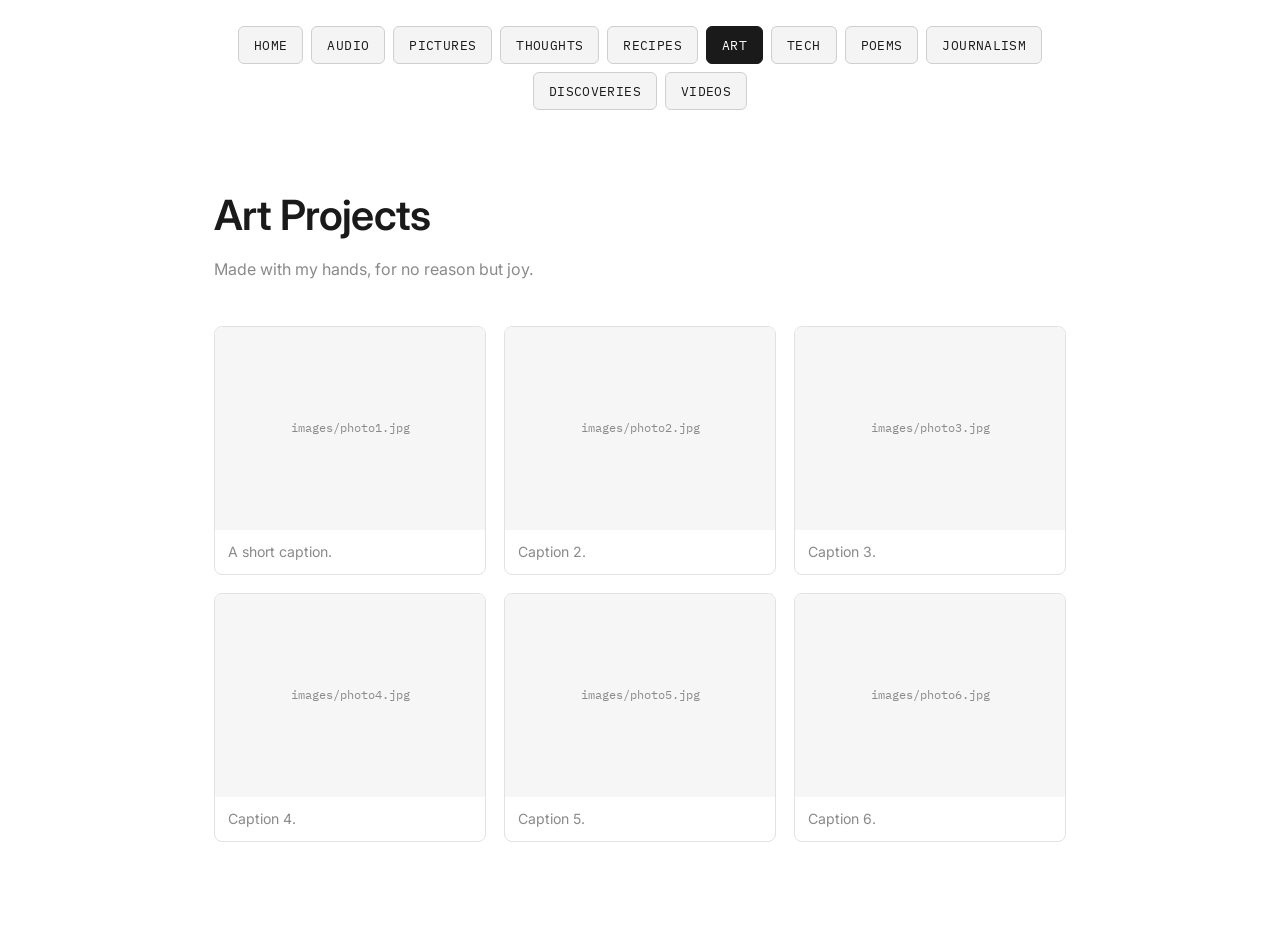
<file: art.html>
<!DOCTYPE html>
<html lang="en">
<head>
  <meta charset="UTF-8">
  <meta name="viewport" content="width=device-width, initial-scale=1.0">
  <title>Art Projects</title>
  <link rel="preconnect" href="https://fonts.googleapis.com">
  <link rel="preconnect" href="https://fonts.gstatic.com" crossorigin>
  <link href="https://fonts.googleapis.com/css2?family=IBM+Plex+Mono:wght@400;500&family=Inter:wght@400;500;600&display=swap" rel="stylesheet">
  <link rel="stylesheet" href="style.css">
</head>
<body>
    <nav class="tabs">
      <a href="index.html">Home</a>
      <a href="audio.html">Audio</a>
      <a href="pictures.html">Pictures</a>
      <a href="thought-experiments.html">Thoughts</a>
      <a href="recipes.html">Recipes</a>
      <a href="art.html" class="active">Art</a>
      <a href="tech.html">Tech</a>
      <a href="poems.html">Poems</a>
      <a href="journalism.html">Journalism</a>
      <a href="discoveries.html">Discoveries</a>
      <a href="videos.html">Videos</a>
    </nav>

    <header class="section-head">
      <h1>Art Projects</h1>
      <p class="intro">Made with my hands, for no reason but joy.</p>
    </header>

    <div class="grid">
      <!-- ADD A PHOTO: put the file in images/, then delete the placeholder
           line below and uncomment the <img> line, pointing it at your file. -->
      <div class="card">
        <div class="frame">
          <div class="placeholder">images/photo1.jpg</div>
          <!-- <img src="images/photo1.jpg" alt="describe the photo"> -->
        </div>
        <div class="caption">A short caption.</div>
      </div>
      <div class="card">
        <div class="frame"><div class="placeholder">images/photo2.jpg</div></div>
        <div class="caption">Caption 2.</div>
      </div>
      <div class="card">
        <div class="frame"><div class="placeholder">images/photo3.jpg</div></div>
        <div class="caption">Caption 3.</div>
      </div>
      <div class="card">
        <div class="frame"><div class="placeholder">images/photo4.jpg</div></div>
        <div class="caption">Caption 4.</div>
      </div>
      <div class="card">
        <div class="frame"><div class="placeholder">images/photo5.jpg</div></div>
        <div class="caption">Caption 5.</div>
      </div>
      <div class="card">
        <div class="frame"><div class="placeholder">images/photo6.jpg</div></div>
        <div class="caption">Caption 6.</div>
      </div>
    </div>

</body>
</html>
</file>
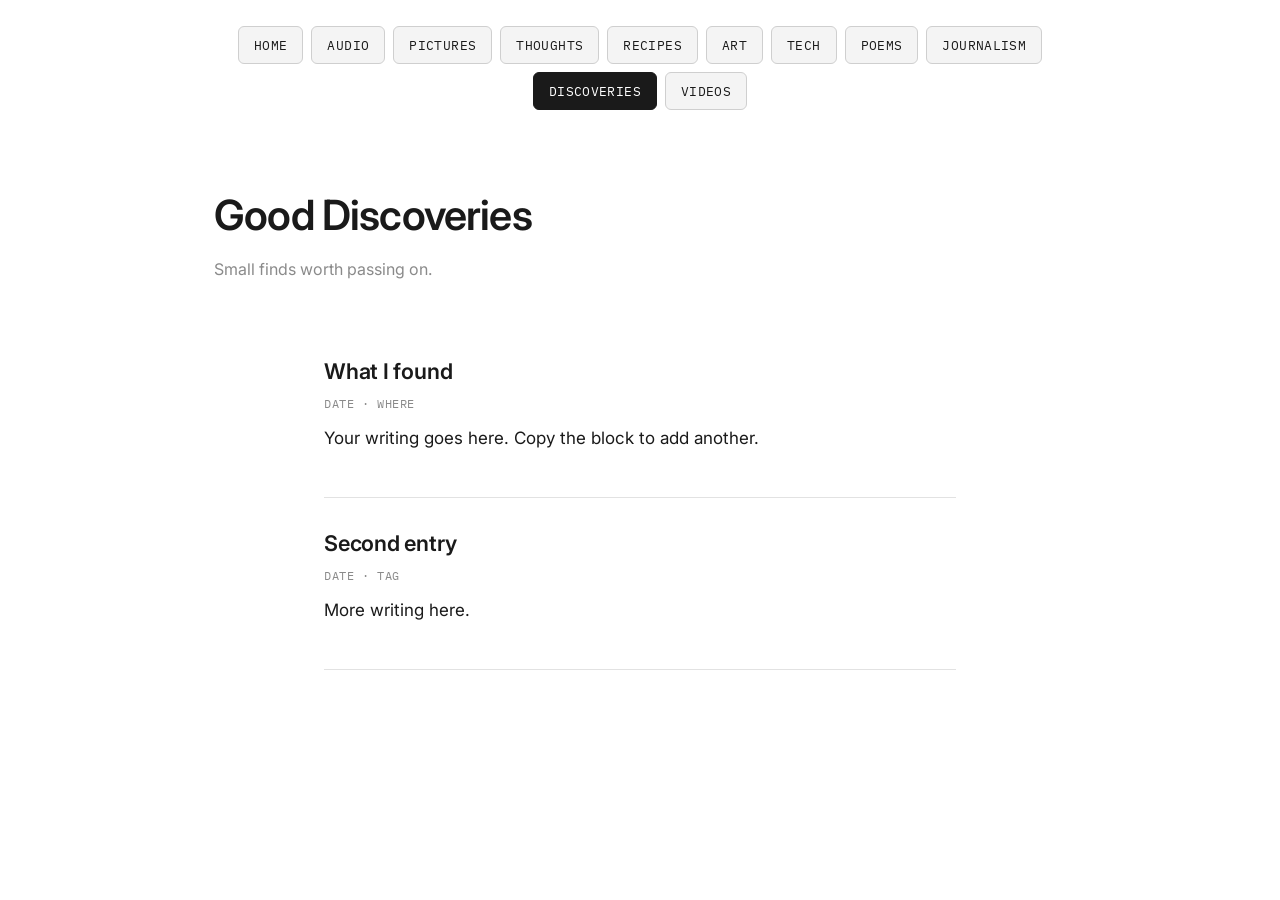
<file: discoveries.html>
<!DOCTYPE html>
<html lang="en">
<head>
  <meta charset="UTF-8">
  <meta name="viewport" content="width=device-width, initial-scale=1.0">
  <title>Good Discoveries</title>
  <link rel="preconnect" href="https://fonts.googleapis.com">
  <link rel="preconnect" href="https://fonts.gstatic.com" crossorigin>
  <link href="https://fonts.googleapis.com/css2?family=IBM+Plex+Mono:wght@400;500&family=Inter:wght@400;500;600&display=swap" rel="stylesheet">
  <link rel="stylesheet" href="style.css">
</head>
<body>
    <nav class="tabs">
      <a href="index.html">Home</a>
      <a href="audio.html">Audio</a>
      <a href="pictures.html">Pictures</a>
      <a href="thought-experiments.html">Thoughts</a>
      <a href="recipes.html">Recipes</a>
      <a href="art.html">Art</a>
      <a href="tech.html">Tech</a>
      <a href="poems.html">Poems</a>
      <a href="journalism.html">Journalism</a>
      <a href="discoveries.html" class="active">Discoveries</a>
      <a href="videos.html">Videos</a>
    </nav>

    <header class="section-head">
      <h1>Good Discoveries</h1>
      <p class="intro">Small finds worth passing on.</p>
    </header>

    <div class="entries">
      <!-- ADD AN ENTRY: copy one <article class="entry"> block and fill it in.
           For an image inside an entry: <img src="images/name.jpg" alt=""> -->
      <article class="entry">
        <h2>What I found</h2>
        <div class="meta">date · where</div>
        <p>Your writing goes here. Copy the block to add another.</p>
      </article>
      <article class="entry">
        <h2>Second entry</h2>
        <div class="meta">date · tag</div>
        <p>More writing here.</p>
      </article>
    </div>

</body>
</html>
</file>
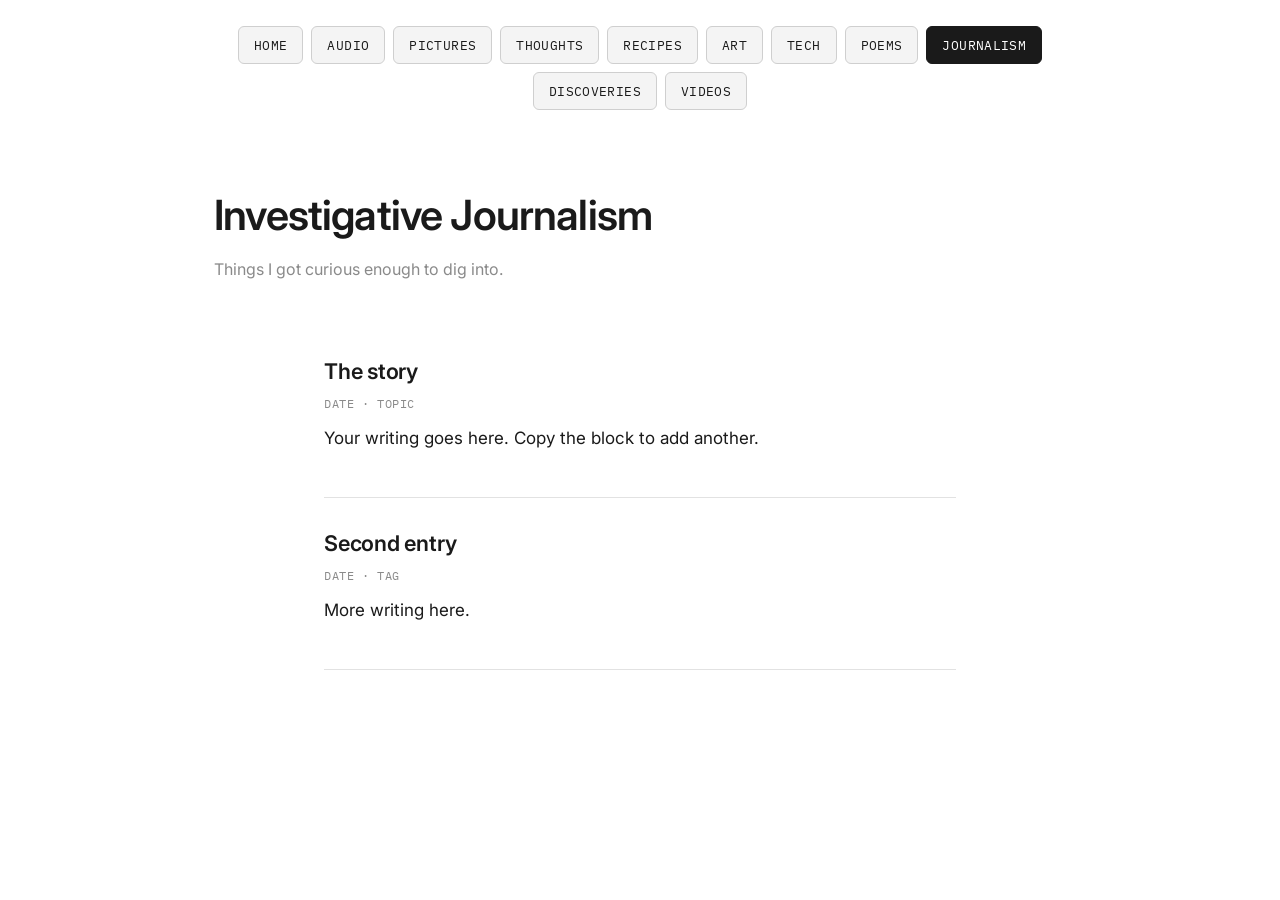
<file: journalism.html>
<!DOCTYPE html>
<html lang="en">
<head>
  <meta charset="UTF-8">
  <meta name="viewport" content="width=device-width, initial-scale=1.0">
  <title>Investigative Journalism</title>
  <link rel="preconnect" href="https://fonts.googleapis.com">
  <link rel="preconnect" href="https://fonts.gstatic.com" crossorigin>
  <link href="https://fonts.googleapis.com/css2?family=IBM+Plex+Mono:wght@400;500&family=Inter:wght@400;500;600&display=swap" rel="stylesheet">
  <link rel="stylesheet" href="style.css">
</head>
<body>
    <nav class="tabs">
      <a href="index.html">Home</a>
      <a href="audio.html">Audio</a>
      <a href="pictures.html">Pictures</a>
      <a href="thought-experiments.html">Thoughts</a>
      <a href="recipes.html">Recipes</a>
      <a href="art.html">Art</a>
      <a href="tech.html">Tech</a>
      <a href="poems.html">Poems</a>
      <a href="journalism.html" class="active">Journalism</a>
      <a href="discoveries.html">Discoveries</a>
      <a href="videos.html">Videos</a>
    </nav>

    <header class="section-head">
      <h1>Investigative Journalism</h1>
      <p class="intro">Things I got curious enough to dig into.</p>
    </header>

    <div class="entries">
      <!-- ADD AN ENTRY: copy one <article class="entry"> block and fill it in.
           For an image inside an entry: <img src="images/name.jpg" alt=""> -->
      <article class="entry">
        <h2>The story</h2>
        <div class="meta">date · topic</div>
        <p>Your writing goes here. Copy the block to add another.</p>
      </article>
      <article class="entry">
        <h2>Second entry</h2>
        <div class="meta">date · tag</div>
        <p>More writing here.</p>
      </article>
    </div>

</body>
</html>
</file>
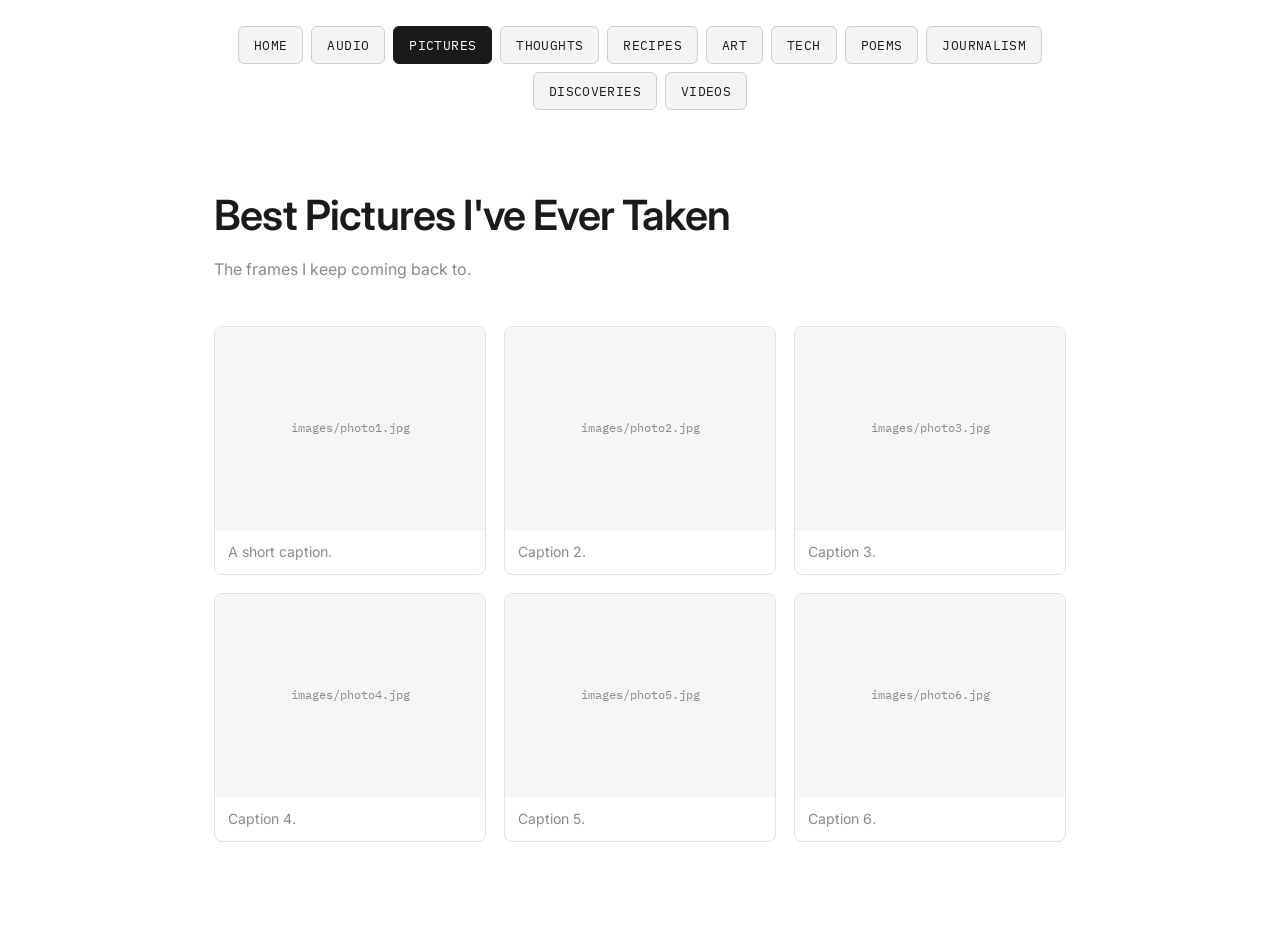
<file: pictures.html>
<!DOCTYPE html>
<html lang="en">
<head>
  <meta charset="UTF-8">
  <meta name="viewport" content="width=device-width, initial-scale=1.0">
  <title>Best Pictures I've Ever Taken</title>
  <link rel="preconnect" href="https://fonts.googleapis.com">
  <link rel="preconnect" href="https://fonts.gstatic.com" crossorigin>
  <link href="https://fonts.googleapis.com/css2?family=IBM+Plex+Mono:wght@400;500&family=Inter:wght@400;500;600&display=swap" rel="stylesheet">
  <link rel="stylesheet" href="style.css">
</head>
<body>
    <nav class="tabs">
      <a href="index.html">Home</a>
      <a href="audio.html">Audio</a>
      <a href="pictures.html" class="active">Pictures</a>
      <a href="thought-experiments.html">Thoughts</a>
      <a href="recipes.html">Recipes</a>
      <a href="art.html">Art</a>
      <a href="tech.html">Tech</a>
      <a href="poems.html">Poems</a>
      <a href="journalism.html">Journalism</a>
      <a href="discoveries.html">Discoveries</a>
      <a href="videos.html">Videos</a>
    </nav>

    <header class="section-head">
      <h1>Best Pictures I've Ever Taken</h1>
      <p class="intro">The frames I keep coming back to.</p>
    </header>

    <div class="grid">
      <!-- ADD A PHOTO: put the file in images/, then delete the placeholder
           line below and uncomment the <img> line, pointing it at your file. -->
      <div class="card">
        <div class="frame">
          <div class="placeholder">images/photo1.jpg</div>
          <!-- <img src="images/photo1.jpg" alt="describe the photo"> -->
        </div>
        <div class="caption">A short caption.</div>
      </div>
      <div class="card">
        <div class="frame"><div class="placeholder">images/photo2.jpg</div></div>
        <div class="caption">Caption 2.</div>
      </div>
      <div class="card">
        <div class="frame"><div class="placeholder">images/photo3.jpg</div></div>
        <div class="caption">Caption 3.</div>
      </div>
      <div class="card">
        <div class="frame"><div class="placeholder">images/photo4.jpg</div></div>
        <div class="caption">Caption 4.</div>
      </div>
      <div class="card">
        <div class="frame"><div class="placeholder">images/photo5.jpg</div></div>
        <div class="caption">Caption 5.</div>
      </div>
      <div class="card">
        <div class="frame"><div class="placeholder">images/photo6.jpg</div></div>
        <div class="caption">Caption 6.</div>
      </div>
    </div>

</body>
</html>
</file>
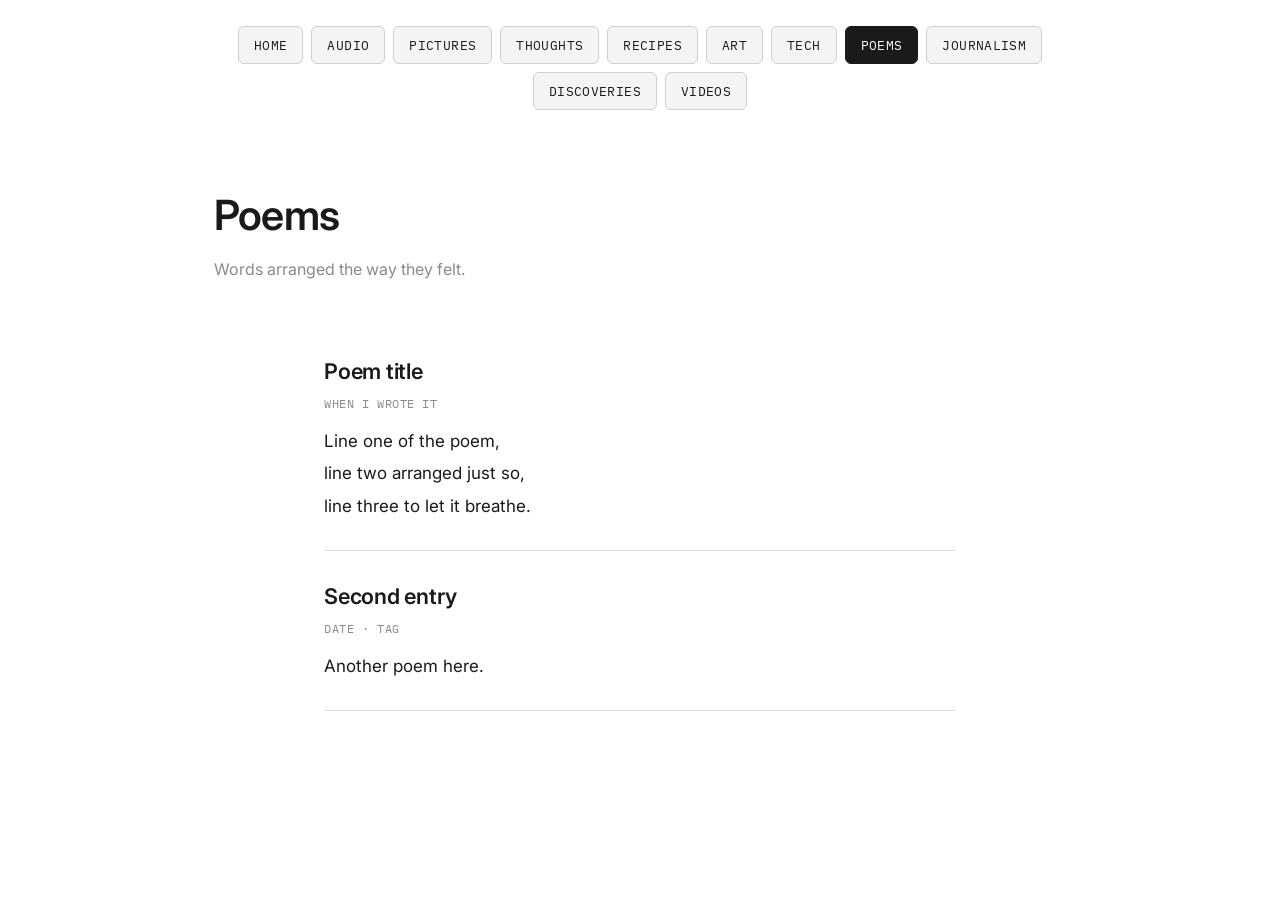
<file: poems.html>
<!DOCTYPE html>
<html lang="en">
<head>
  <meta charset="UTF-8">
  <meta name="viewport" content="width=device-width, initial-scale=1.0">
  <title>Poems</title>
  <link rel="preconnect" href="https://fonts.googleapis.com">
  <link rel="preconnect" href="https://fonts.gstatic.com" crossorigin>
  <link href="https://fonts.googleapis.com/css2?family=IBM+Plex+Mono:wght@400;500&family=Inter:wght@400;500;600&display=swap" rel="stylesheet">
  <link rel="stylesheet" href="style.css">
</head>
<body>
    <nav class="tabs">
      <a href="index.html">Home</a>
      <a href="audio.html">Audio</a>
      <a href="pictures.html">Pictures</a>
      <a href="thought-experiments.html">Thoughts</a>
      <a href="recipes.html">Recipes</a>
      <a href="art.html">Art</a>
      <a href="tech.html">Tech</a>
      <a href="poems.html" class="active">Poems</a>
      <a href="journalism.html">Journalism</a>
      <a href="discoveries.html">Discoveries</a>
      <a href="videos.html">Videos</a>
    </nav>

    <header class="section-head">
      <h1>Poems</h1>
      <p class="intro">Words arranged the way they felt.</p>
    </header>

    <div class="entries">
      <!-- ADD AN ENTRY: copy one <article class="entry"> block and fill it in.
           For an image inside an entry: <img src="images/name.jpg" alt=""> -->
      <article class="entry">
        <h2>Poem title</h2>
        <div class="meta">when I wrote it</div>
        <div class="poem">Line one of the poem,
line two arranged just so,
line three to let it breathe.</div>
      </article>
      <article class="entry">
        <h2>Second entry</h2>
        <div class="meta">date · tag</div>
        <div class="poem">Another poem here.</div>
      </article>
    </div>

</body>
</html>
</file>
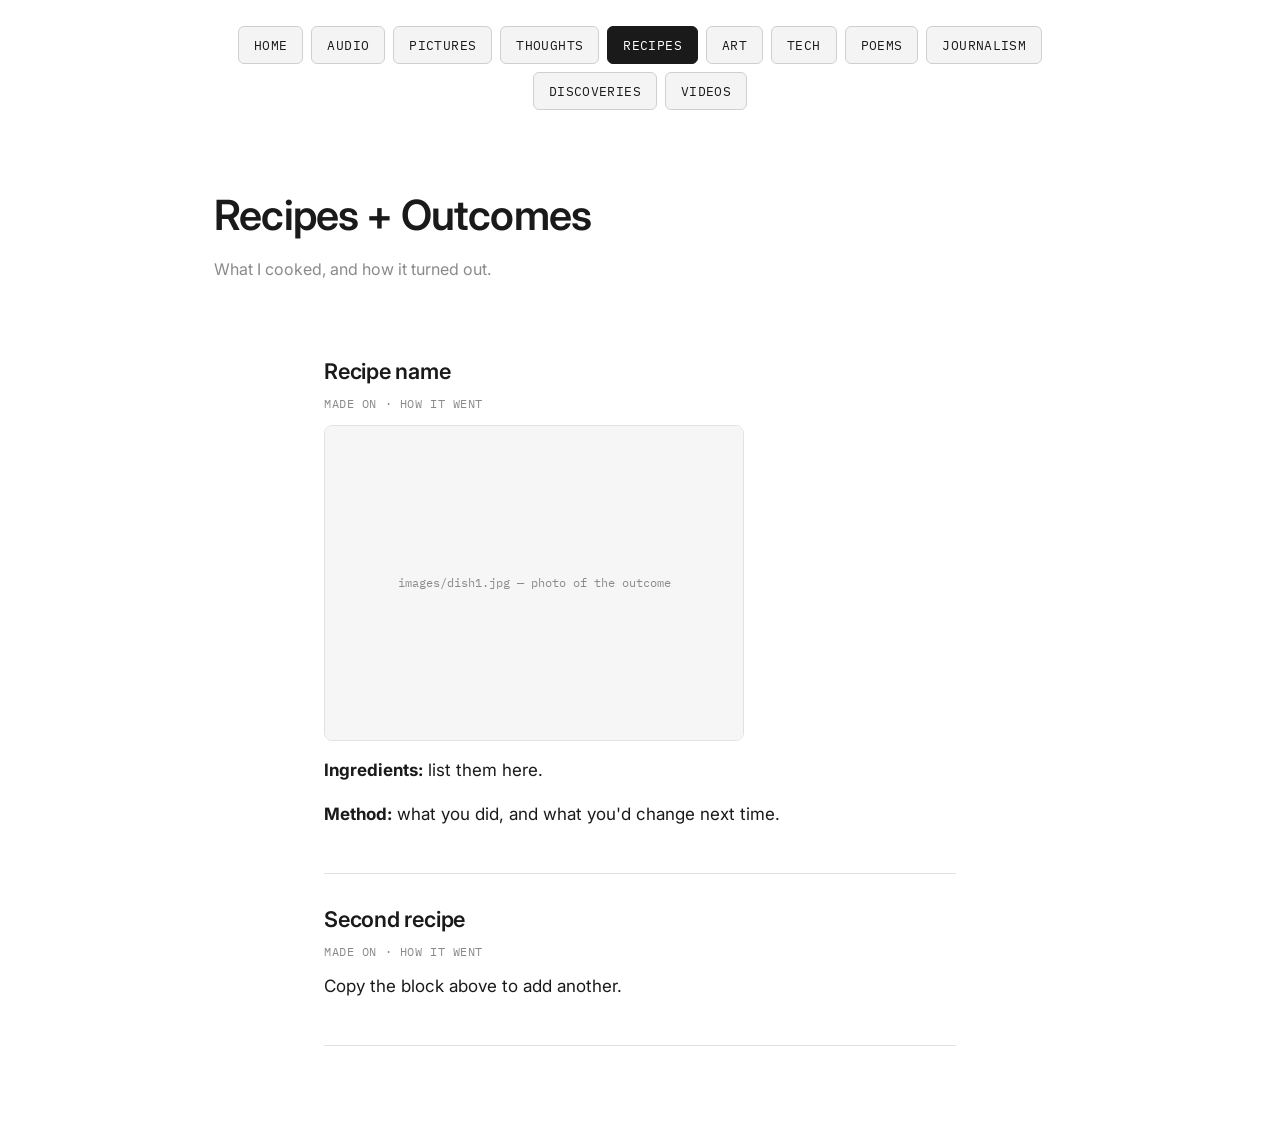
<file: recipes.html>
<!DOCTYPE html>
<html lang="en">
<head>
  <meta charset="UTF-8">
  <meta name="viewport" content="width=device-width, initial-scale=1.0">
  <title>Recipes + Outcomes</title>
  <link rel="preconnect" href="https://fonts.googleapis.com">
  <link rel="preconnect" href="https://fonts.gstatic.com" crossorigin>
  <link href="https://fonts.googleapis.com/css2?family=IBM+Plex+Mono:wght@400;500&family=Inter:wght@400;500;600&display=swap" rel="stylesheet">
  <link rel="stylesheet" href="style.css">
</head>
<body>
    <nav class="tabs">
      <a href="index.html">Home</a>
      <a href="audio.html">Audio</a>
      <a href="pictures.html">Pictures</a>
      <a href="thought-experiments.html">Thoughts</a>
      <a href="recipes.html" class="active">Recipes</a>
      <a href="art.html">Art</a>
      <a href="tech.html">Tech</a>
      <a href="poems.html">Poems</a>
      <a href="journalism.html">Journalism</a>
      <a href="discoveries.html">Discoveries</a>
      <a href="videos.html">Videos</a>
    </nav>

    <header class="section-head">
      <h1>Recipes + Outcomes</h1>
      <p class="intro">What I cooked, and how it turned out.</p>
    </header>

    <div class="entries">
      <!-- Each recipe = a photo of the result + the writeup. Copy a block to add more. -->
      <article class="entry">
        <h2>Recipe name</h2>
        <div class="meta">made on · how it went</div>
        <div class="card" style="max-width:420px;margin:0 0 16px">
          <div class="frame"><div class="placeholder">images/dish1.jpg — photo of the outcome</div></div>
        </div>
        <p><strong>Ingredients:</strong> list them here.</p>
        <p><strong>Method:</strong> what you did, and what you'd change next time.</p>
      </article>
      <article class="entry">
        <h2>Second recipe</h2>
        <div class="meta">made on · how it went</div>
        <p>Copy the block above to add another.</p>
      </article>
    </div>

</body>
</html>
</file>
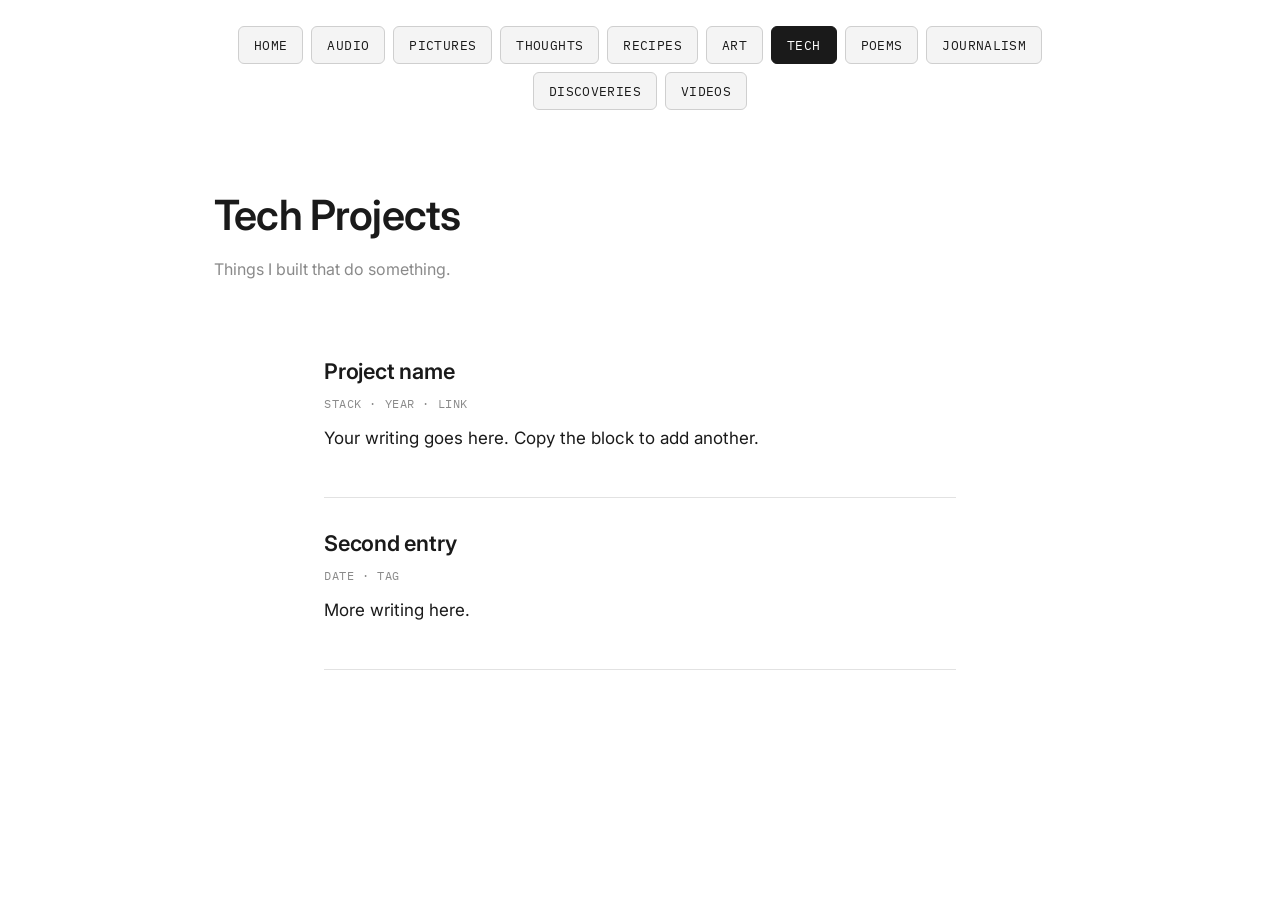
<file: tech.html>
<!DOCTYPE html>
<html lang="en">
<head>
  <meta charset="UTF-8">
  <meta name="viewport" content="width=device-width, initial-scale=1.0">
  <title>Tech Projects</title>
  <link rel="preconnect" href="https://fonts.googleapis.com">
  <link rel="preconnect" href="https://fonts.gstatic.com" crossorigin>
  <link href="https://fonts.googleapis.com/css2?family=IBM+Plex+Mono:wght@400;500&family=Inter:wght@400;500;600&display=swap" rel="stylesheet">
  <link rel="stylesheet" href="style.css">
</head>
<body>
    <nav class="tabs">
      <a href="index.html">Home</a>
      <a href="audio.html">Audio</a>
      <a href="pictures.html">Pictures</a>
      <a href="thought-experiments.html">Thoughts</a>
      <a href="recipes.html">Recipes</a>
      <a href="art.html">Art</a>
      <a href="tech.html" class="active">Tech</a>
      <a href="poems.html">Poems</a>
      <a href="journalism.html">Journalism</a>
      <a href="discoveries.html">Discoveries</a>
      <a href="videos.html">Videos</a>
    </nav>

    <header class="section-head">
      <h1>Tech Projects</h1>
      <p class="intro">Things I built that do something.</p>
    </header>

    <div class="entries">
      <!-- ADD AN ENTRY: copy one <article class="entry"> block and fill it in.
           For an image inside an entry: <img src="images/name.jpg" alt=""> -->
      <article class="entry">
        <h2>Project name</h2>
        <div class="meta">stack · year · link</div>
        <p>Your writing goes here. Copy the block to add another.</p>
      </article>
      <article class="entry">
        <h2>Second entry</h2>
        <div class="meta">date · tag</div>
        <p>More writing here.</p>
      </article>
    </div>

</body>
</html>
</file>
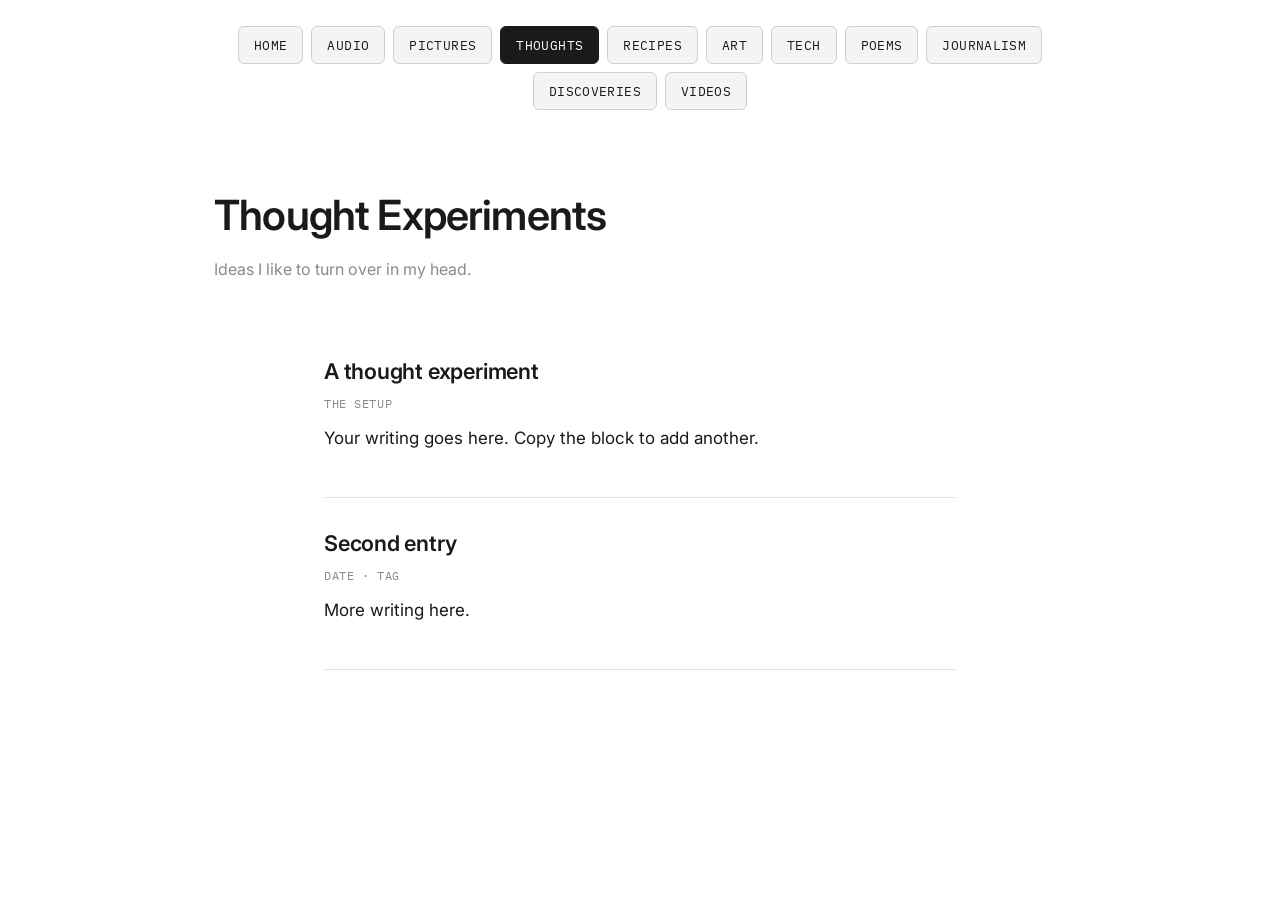
<file: thought-experiments.html>
<!DOCTYPE html>
<html lang="en">
<head>
  <meta charset="UTF-8">
  <meta name="viewport" content="width=device-width, initial-scale=1.0">
  <title>Thought Experiments</title>
  <link rel="preconnect" href="https://fonts.googleapis.com">
  <link rel="preconnect" href="https://fonts.gstatic.com" crossorigin>
  <link href="https://fonts.googleapis.com/css2?family=IBM+Plex+Mono:wght@400;500&family=Inter:wght@400;500;600&display=swap" rel="stylesheet">
  <link rel="stylesheet" href="style.css">
</head>
<body>
    <nav class="tabs">
      <a href="index.html">Home</a>
      <a href="audio.html">Audio</a>
      <a href="pictures.html">Pictures</a>
      <a href="thought-experiments.html" class="active">Thoughts</a>
      <a href="recipes.html">Recipes</a>
      <a href="art.html">Art</a>
      <a href="tech.html">Tech</a>
      <a href="poems.html">Poems</a>
      <a href="journalism.html">Journalism</a>
      <a href="discoveries.html">Discoveries</a>
      <a href="videos.html">Videos</a>
    </nav>

    <header class="section-head">
      <h1>Thought Experiments</h1>
      <p class="intro">Ideas I like to turn over in my head.</p>
    </header>

    <div class="entries">
      <!-- ADD AN ENTRY: copy one <article class="entry"> block and fill it in.
           For an image inside an entry: <img src="images/name.jpg" alt=""> -->
      <article class="entry">
        <h2>A thought experiment</h2>
        <div class="meta">the setup</div>
        <p>Your writing goes here. Copy the block to add another.</p>
      </article>
      <article class="entry">
        <h2>Second entry</h2>
        <div class="meta">date · tag</div>
        <p>More writing here.</p>
      </article>
    </div>

</body>
</html>
</file>
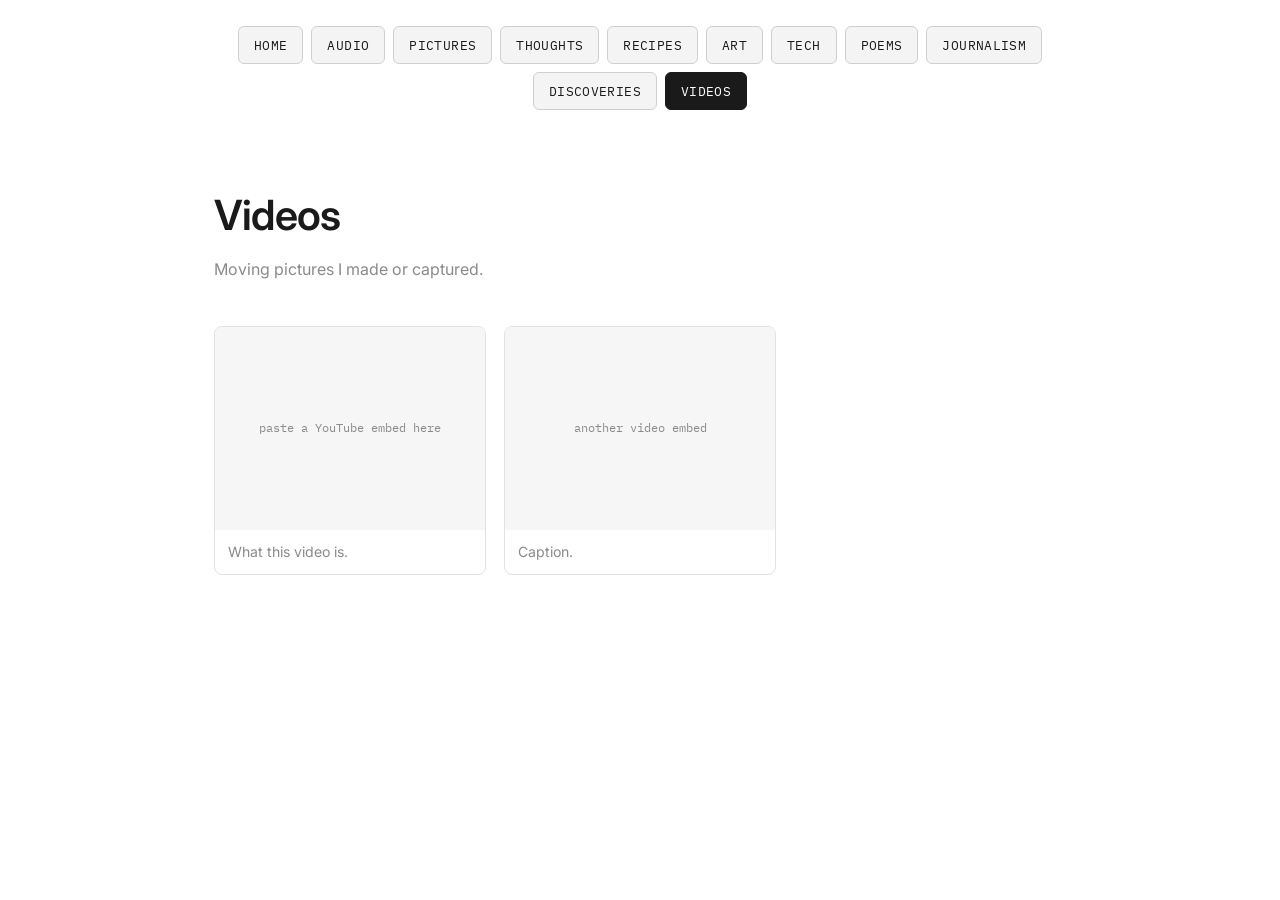
<file: videos.html>
<!DOCTYPE html>
<html lang="en">
<head>
  <meta charset="UTF-8">
  <meta name="viewport" content="width=device-width, initial-scale=1.0">
  <title>Videos</title>
  <link rel="preconnect" href="https://fonts.googleapis.com">
  <link rel="preconnect" href="https://fonts.gstatic.com" crossorigin>
  <link href="https://fonts.googleapis.com/css2?family=IBM+Plex+Mono:wght@400;500&family=Inter:wght@400;500;600&display=swap" rel="stylesheet">
  <link rel="stylesheet" href="style.css">
</head>
<body>
    <nav class="tabs">
      <a href="index.html">Home</a>
      <a href="audio.html">Audio</a>
      <a href="pictures.html">Pictures</a>
      <a href="thought-experiments.html">Thoughts</a>
      <a href="recipes.html">Recipes</a>
      <a href="art.html">Art</a>
      <a href="tech.html">Tech</a>
      <a href="poems.html">Poems</a>
      <a href="journalism.html">Journalism</a>
      <a href="discoveries.html">Discoveries</a>
      <a href="videos.html" class="active">Videos</a>
    </nav>

    <header class="section-head">
      <h1>Videos</h1>
      <p class="intro">Moving pictures I made or captured.</p>
    </header>

    <!-- ADD A VIDEO (never put video files in the repo):
         Upload to YouTube (Unlisted is fine) -> Share -> Embed -> copy the <iframe>,
         then paste it inside a <div class="frame"> below. -->
    <div class="grid">
      <div class="card">
        <div class="frame">
          <div class="placeholder">paste a YouTube embed here</div>
          <!-- <iframe src="https://www.youtube.com/embed/VIDEO_ID" title="video" allowfullscreen loading="lazy"></iframe> -->
        </div>
        <div class="caption">What this video is.</div>
      </div>
      <div class="card">
        <div class="frame"><div class="placeholder">another video embed</div></div>
        <div class="caption">Caption.</div>
      </div>
    </div>

</body>
</html>
</file>
<file: style.css>
/* ============================================================
   Clean, minimal styling. Monochrome palette.
   The tab bar sits at the top of every page.
   Edit the tokens below to reskin everything at once.
   ============================================================ */

:root {
  --bg:      #ffffff;
  --ink:     #1a1a1a;
  --muted:   #8a8a8a;
  --line:    #e2e2e2;
  --fill:    #1a1a1a;   /* active / hover tab fill */
  --fill-tx: #ffffff;   /* text on filled tab */

  --sans: "Inter", system-ui, -apple-system, sans-serif;
  --mono: "IBM Plex Mono", ui-monospace, monospace;

  --wrap: 900px;
}

* { box-sizing: border-box; }
html { scroll-behavior: smooth; }

body {
  margin: 0;
  background: var(--bg);
  color: var(--ink);
  font-family: var(--sans);
  font-size: 17px;
  line-height: 1.6;
  -webkit-font-smoothing: antialiased;
}

.wrap { max-width: var(--wrap); margin: 0 auto; padding: 0 24px; }

a { color: var(--ink); }
img { max-width: 100%; display: block; }

/* ---- tab bar ----------------------------------------------- */
.tabs {
  display: flex;
  flex-wrap: wrap;
  justify-content: center;
  gap: 8px;
  padding: 26px 24px;
  max-width: var(--wrap);
  margin: 0 auto;
}
.tabs a {
  font-family: var(--mono);
  font-size: 12.5px;
  letter-spacing: 0.03em;
  text-transform: uppercase;
  text-decoration: none;
  color: var(--ink);
  padding: 8px 15px;              /* room inside each box */
  background: #f4f4f4;            /* faint grey fill = reads as a tile */
  border: 1px solid #cfcfcf;      /* darker border so the box shows */
  border-radius: 6px;
  transition: background 0.15s ease, color 0.15s ease, border-color 0.15s ease;
  white-space: nowrap;
}
.tabs a:hover {
  background: var(--fill);
  color: var(--fill-tx);
  border-color: var(--fill);
}
.tabs a.active {
  background: var(--fill);
  color: var(--fill-tx);
  border-color: var(--fill);
}

/* ---- homepage: nothing but the tabs ------------------------ */
.home .tabs { padding-top: 44px; }

/* ---- section page header ----------------------------------- */
.section-head {
  max-width: var(--wrap);
  margin: 0 auto;
  padding: 46px 24px 24px;
}
.section-head h1 {
  font-weight: 600;
  font-size: clamp(1.8rem, 4.5vw, 2.6rem);
  letter-spacing: -0.02em;
  margin: 0 0 8px;
}
.section-head p.intro {
  color: var(--muted);
  max-width: 56ch;
  margin: 0;
  font-size: 1rem;
}

/* ---- content: galleries & entries -------------------------- */
.grid {
  display: grid;
  grid-template-columns: repeat(auto-fill, minmax(230px, 1fr));
  gap: 18px;
  max-width: var(--wrap);
  margin: 0 auto;
  padding: 20px 24px 100px;
}
.card {
  border: 1px solid var(--line);
  border-radius: 8px;
  overflow: hidden;
  background: var(--bg);
}
.card .frame {
  aspect-ratio: 4 / 3;
  background: #f6f6f6;
  display: flex;
  align-items: center;
  justify-content: center;
  overflow: hidden;
}
.card .frame img,
.card .frame iframe { width: 100%; height: 100%; object-fit: cover; border: 0; }
.card .frame .placeholder {
  font-family: var(--mono);
  font-size: 11.5px;
  color: var(--muted);
  text-align: center;
  padding: 14px;
}
.card .caption {
  padding: 11px 13px;
  font-size: 0.88rem;
  color: var(--muted);
}

.entries {
  max-width: 680px;
  margin: 0 auto;
  padding: 20px 24px 100px;
}
.entry { padding: 28px 0; border-bottom: 1px solid var(--line); }
.entry h2 { font-weight: 600; font-size: 1.35rem; margin: 0 0 6px; letter-spacing: -0.01em; }
.entry .meta {
  font-family: var(--mono);
  font-size: 11.5px;
  color: var(--muted);
  text-transform: uppercase;
  letter-spacing: 0.05em;
  margin-bottom: 12px;
}
.entry p { margin: 0 0 1em; }
.entry .poem { white-space: pre-line; line-height: 1.9; }

@media (prefers-reduced-motion: reduce) {
  * { animation: none !important; transition: none !important; }
  html { scroll-behavior: auto; }
}
</file>
